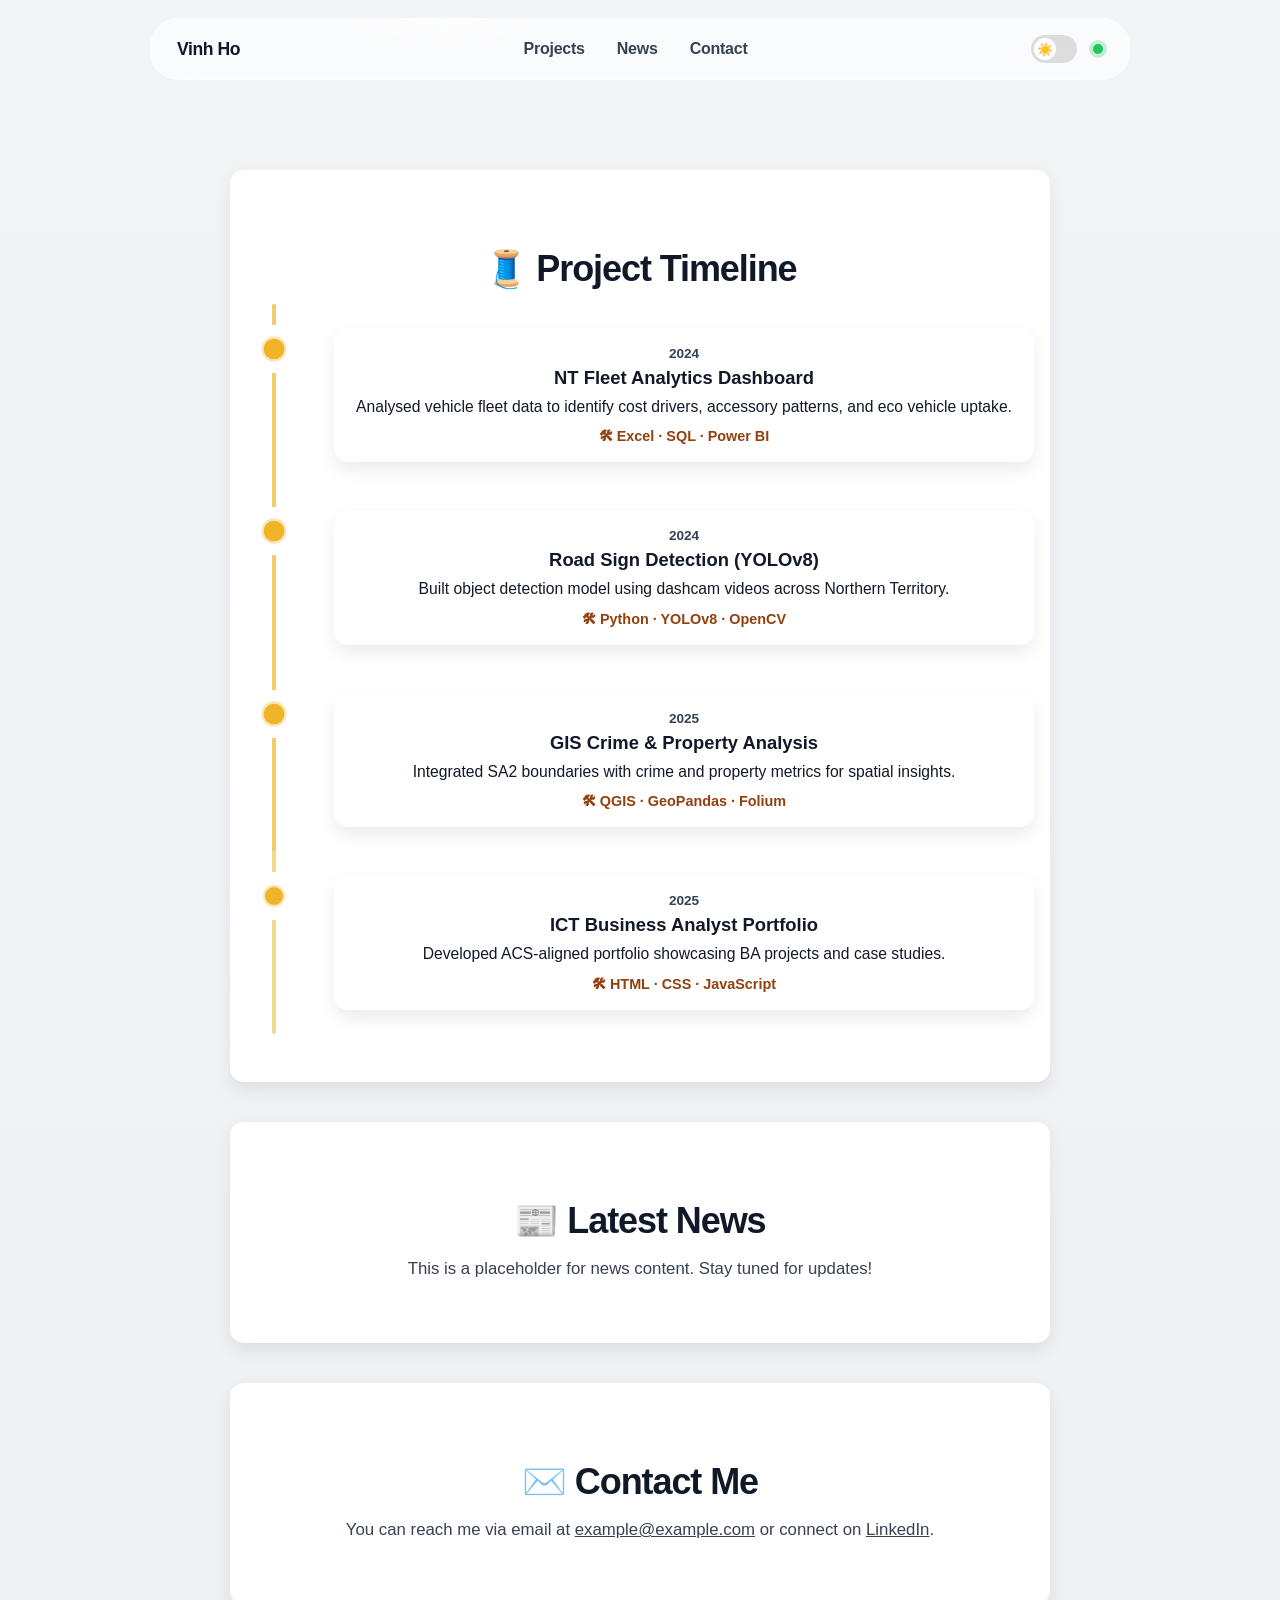
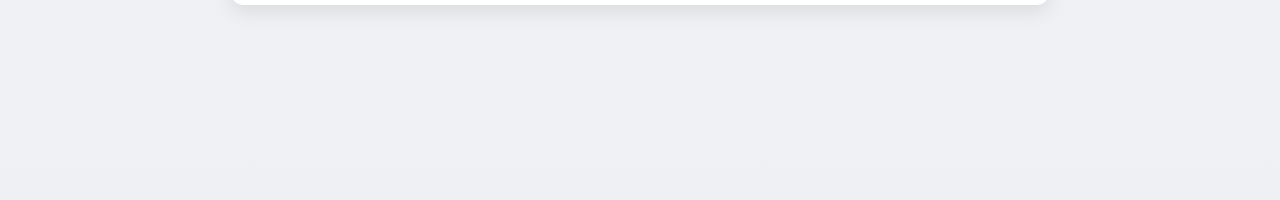
<file: index.html>
<!DOCTYPE html>
<html lang="en">
<head>
<meta charset="UTF-8" />
<title>Portfolio & Timeline</title>
<meta name="viewport" content="width=device-width, initial-scale=1.0">
<link rel="stylesheet" href="style.css">
</head>

<body data-theme="light">

<header class="glass-header" id="glassHeader">
  <nav class="nav">
    <span class="brand">Vinh Ho</span>

    <ul class="nav-center">
      <li><a href="#projects">Projects</a></li>
      <li><a href="#news">News</a></li>
      <li><a href="#contact">Contact</a></li>
    </ul>

    <div class="nav-right">
      <div class="theme-toggle" id="themeToggle">
        <div class="toggle-knob" id="toggleKnob">☀️</div>
      </div>
      <span class="status-dot"></span>
    </div>
  </nav>
</header>

<section id="projects" class="content-section">
  <h1>🧵 Project Timeline</h1>
  <div class="timeline" id="timeline"></div>
</section>

<section id="news" class="content-section">
  <h1>📰 Latest News</h1>
  <p>This is a placeholder for news content. Stay tuned for updates!</p>
</section>

<section id="contact" class="content-section">
  <h1>✉️ Contact Me</h1>
  <p>You can reach me via email at <a href="mailto:example@example.com" style="color: var(--muted); text-decoration: underline;">example@example.com</a> or connect on <a href="#" style="color: var(--muted); text-decoration: underline;">LinkedIn</a>.</p>
</section>

<script src="script.js"></script>

</body>
</html>
</file>
<file: style.css>
/* ===== APPLE FONT STACK ===== */
:root{
  --font-apple:
    -apple-system,
    BlinkMacSystemFont,
    "SF Pro Display",
    "SF Pro Text",
    "Helvetica Neue",
    Helvetica,
    Arial,
    sans-serif;

  /* PAGE BACKGROUND */
  --page-bg-light: linear-gradient(180deg, #f3f4f6 0%, #eef0f3 100%);
  --page-bg-dark: linear-gradient(180deg, #0b0f14 0%, #111827 100%);
  --page-bg: var(--page-bg-light); /* Default to light */

  /* GLASS HEADER */
  --glass-bg-light: rgba(255,255,255,0.6);
  --glass-border-light: rgba(255,255,255,0.45);
  --highlight-light: rgba(255,255,255,0.65);
  --glass-bg: var(--glass-bg-light);
  --glass-border: var(--glass-border-light);
  --highlight: var(--highlight-light);

  /* TEXT */
  --text-light: #111827;
  --muted-light: #374151;
  --text: var(--text-light);
  --muted: var(--muted-light);

  /* Timeline specific variables - adapted for theme */
  --line-light: #F3D98C;
  --line: var(--line-light);
  --dot-default: #F0B429;      /* Vàng mặc định */
  --dot-active: var(--dot-default); /* Chấm active mặc định màu vàng */
  --dot-active-hover: #ff4141; /* Màu đỏ khi active + hover */
  --card-bg-light: #FFFFFF;
  --card-bg: var(--card-bg-light);
  --shadow-light: rgba(0,0,0,0.08);
  --shadow: var(--shadow-light);

  /* CONTROL */
  --axis-x: 28px;
  --dot-size: 18px;
  --dot-top: 36px;
  --gap: 15px;
}

/* DARK MODE */
[data-theme="dark"]{
  --page-bg: var(--page-bg-dark);

  --glass-bg: rgba(20,20,24,0.55);
  --glass-border: rgba(255,255,255,0.12);
  --highlight: rgba(255,255,255,0.18);

  --text: #e5e7eb;
  --muted: #9ca3af;

  --line: #6b7280; /* Darker line for contrast */
  --card-bg: rgba(20,20,24,0.7);
  --shadow: rgba(0,0,0,0.4);
}

/* RESET */
*{ box-sizing:border-box; } /* Fixed typo */

html { scroll-behavior: smooth; }

body{
  margin:0;
  min-height:200vh;
  padding-top:130px; /* Space for fixed header */
  background: var(--page-bg);
  font-family: var(--font-apple);
  color: var(--text);
  transition: background .5s ease, color .4s ease;
}

/* ===== LIQUID GLASS HEADER ===== */
.glass-header{
  position: fixed;
  top: 18px;
  left: 50%;
  transform: translateX(-50%);
  width: min(980px, calc(100% - 32px));
  z-index: 999;

  background: var(--glass-bg);
  backdrop-filter: blur(22px) saturate(180%);
  -webkit-backdrop-filter: blur(22px) saturate(180%);

  border-radius: 28px;
  border: 1px solid var(--glass-border);
  overflow: hidden;
}

/* LIQUID HIGHLIGHT */
.glass-header::before{
  content:"";
  position:absolute;
  inset:0;
  background:
    radial-gradient(
      160px 80px at var(--mx, 30%) -25%,
      var(--highlight),
      transparent 70%
    );
  pointer-events:none;
}

/* NAV */
.nav{
  display:grid;
  grid-template-columns:auto 1fr auto;
  align-items:center;
  padding:16px 26px;
  position:relative;
  z-index:2;
}

/* LEFT */
.brand{
  font-size:1.1rem;
  font-weight:700;
  letter-spacing:-0.025em;
  color: var(--text); /* Ensure brand text adapts to theme */
}

/* CENTER */
.nav-center{
  list-style:none;
  display:flex;
  justify-content:center;
  gap:32px;
  margin:0;
  padding:0;
}

.nav-center li{
  position:relative;
}

.nav-center a{
  font-size:1rem;
  font-weight:600;
  letter-spacing:-0.015em;
  color: var(--muted);
  text-decoration: none;
  display: block;
  padding: 0;
}

/* underline hover */
.nav-center li::after{
  content:"";
  position:absolute;
  left:0;
  right:0;
  bottom:-7px;
  height:2px;
  background:transparent;
  border-radius:999px;
  transition:background .25s ease;
}

.nav-center li:hover::after{
  background: currentColor;
}

/* RIGHT */
.nav-right{
  display:flex;
  align-items:center;
  gap:16px;
}

/* STATUS DOT */
.status-dot{
  width:10px;
  height:10px;
  border-radius:50%;
  background:#22c55e;
  box-shadow:0 0 0 4px rgba(34,197,94,.25);
}

/* TOGGLE */
.theme-toggle{
  width:46px;
  height:28px;
  border-radius:999px;
  background: rgba(0,0,0,0.12);
  position:relative;
  cursor:pointer;
}

.toggle-knob{
  position:absolute;
  top:3px;
  left:3px;
  width:22px;
  height:22px;
  border-radius:50%;
  background:#fff;
  display:flex;
  align-items:center;
  justify-content:center;
  font-size:13px;
  transition: transform .35s ease, background .35s ease;
}

[data-theme="dark"] .theme-toggle{
  background: rgba(255,255,255,0.25);
}

[data-theme="dark"] .toggle-knob{
  transform: translateX(20px);
  background:#111827;
}

/* ===== TIMELINE ===== */
.timeline{
  max-width: 920px;
  margin:auto;
  position:relative;
}

.timeline::before{
  content:"";
  position:absolute;
  left: var(--axis-x);
  top: 0;
  bottom: 0;
  width: 4px;
  background: var(--line);
  border-radius: 999px;
  transform: translateX(-50%);   /* ✅ ADD THIS */
}


.event{
  position:relative;
  display:grid;
  grid-template-columns: 56px 1fr;
  column-gap: 32px;
  padding: 24px 0;
}

.gap-mask{
  position:absolute;
  left: var(--axis-x);
  top: calc(var(--dot-top) - var(--gap));
  width: 8px;
  height: calc(var(--dot-size) + var(--gap)*2);
  background: var(--card-bg); /* Matches content section background */
  transform: translateX(-50%);
  z-index:2;
}

.dot{
  position:absolute;
  left: var(--axis-x);
  top: var(--dot-top);
  width: var(--dot-size);
  height: var(--dot-size);
  background: var(--dot-default);
  border-radius:50%;
  transform: translateX(-50%);
  box-shadow: 0 0 0 2px rgba(240,180,41,0.35); /* Default dot shadow */
  transition: transform .25s ease, box-shadow .25s ease, opacity .25s ease;
  z-index:3;
}

.card{
  background: var(--card-bg);
  border-radius:14px;
  padding:18px 20px;
  box-shadow:0 8px 18px var(--shadow);
  transition: transform .25s ease, box-shadow .25s ease, opacity .25s ease;
}

.date{
  font-size:0.85rem;
  font-weight:700;
  color:var(--muted);
}

.title{
  font-size:1.15rem;
  font-weight:800;
  margin:6px 0;
  color: var(--text);
}

.desc{
  font-size:0.98rem;
  line-height:1.5;
}

.tools{
  margin-top:10px;
  font-size:0.9rem;
  font-weight:700;
  color:#92400e; /* Kept fixed accent color */
}

/* ===== ACTIVE (SCROLL) ===== */
.event.active .dot{
  background: var(--dot-active); /* Active dot is yellow */
  transform: translateX(-50%) scale(1.15);
}

/* ACTIVE LINE OVERLAY */
.event::before{
  content:"";
  position:absolute;
  left: var(--axis-x);
  top:0;
  bottom:0;
  width:4px;
  background: transparent;
  transform: translateX(-50%);
  transition: background .3s ease;
  z-index:1;
}

.event.active::before{
  background: rgba(240,180,41,0.35);
}

/* ===== HOVER ===== */
.event:hover .card{
  transform: translateY(-4px);
  box-shadow: 0 14px 32px var(--shadow); /* Use theme-controlled shadow */
}

/* BLINK KEYFRAMES */
@keyframes blink-glow {
  from {
    opacity: 1;
    box-shadow:
      0 0 6px rgba(255,65,65,.6),
      0 0 14px rgba(255,65,65,.8),
      0 0 24px rgba(255,65,65,1);
  }
  to {
    opacity: 0;
    box-shadow: none;
  }
}

/* BLINK ONLY WHEN ACTIVE + HOVER */
.event.active:hover .dot{
  background: var(--dot-active-hover); /* Red when active and hovered */
  animation: blink-glow 1s cubic-bezier(.5, 0, 1, 1) infinite alternate;
}

/* ===== CONTENT SECTIONS ===== */
.content-section{
  max-width: 820px;
  margin: 40px auto; /* Provides spacing between sections */
  padding: 48px 16px;
  text-align:center;
  background: var(--card-bg);
  border-radius:14px;
  box-shadow:0 8px 18px var(--shadow);
  scroll-margin-top: 150px; /* Offset for fixed header */
}

.content-section h1{
  font-size:2.25rem;
  letter-spacing:-0.03em;
  margin-bottom:14px;
  color: var(--text);
}

.content-section p{
  font-size:1.05rem;
  color:var(--muted);
}

/* MOBILE */
@media(max-width:640px){
  :root{ --axis-x: 22px; }
  .event{
    grid-template-columns: 44px 1fr;
    column-gap: 20px;
  }
  .nav-center{ gap:20px; }
  .brand{ font-size:1rem; }
}

/* Disable hover blink on touch devices */
@media (hover: none){
  .event.active:hover .dot{
    animation: none;
  }
}
</file>
